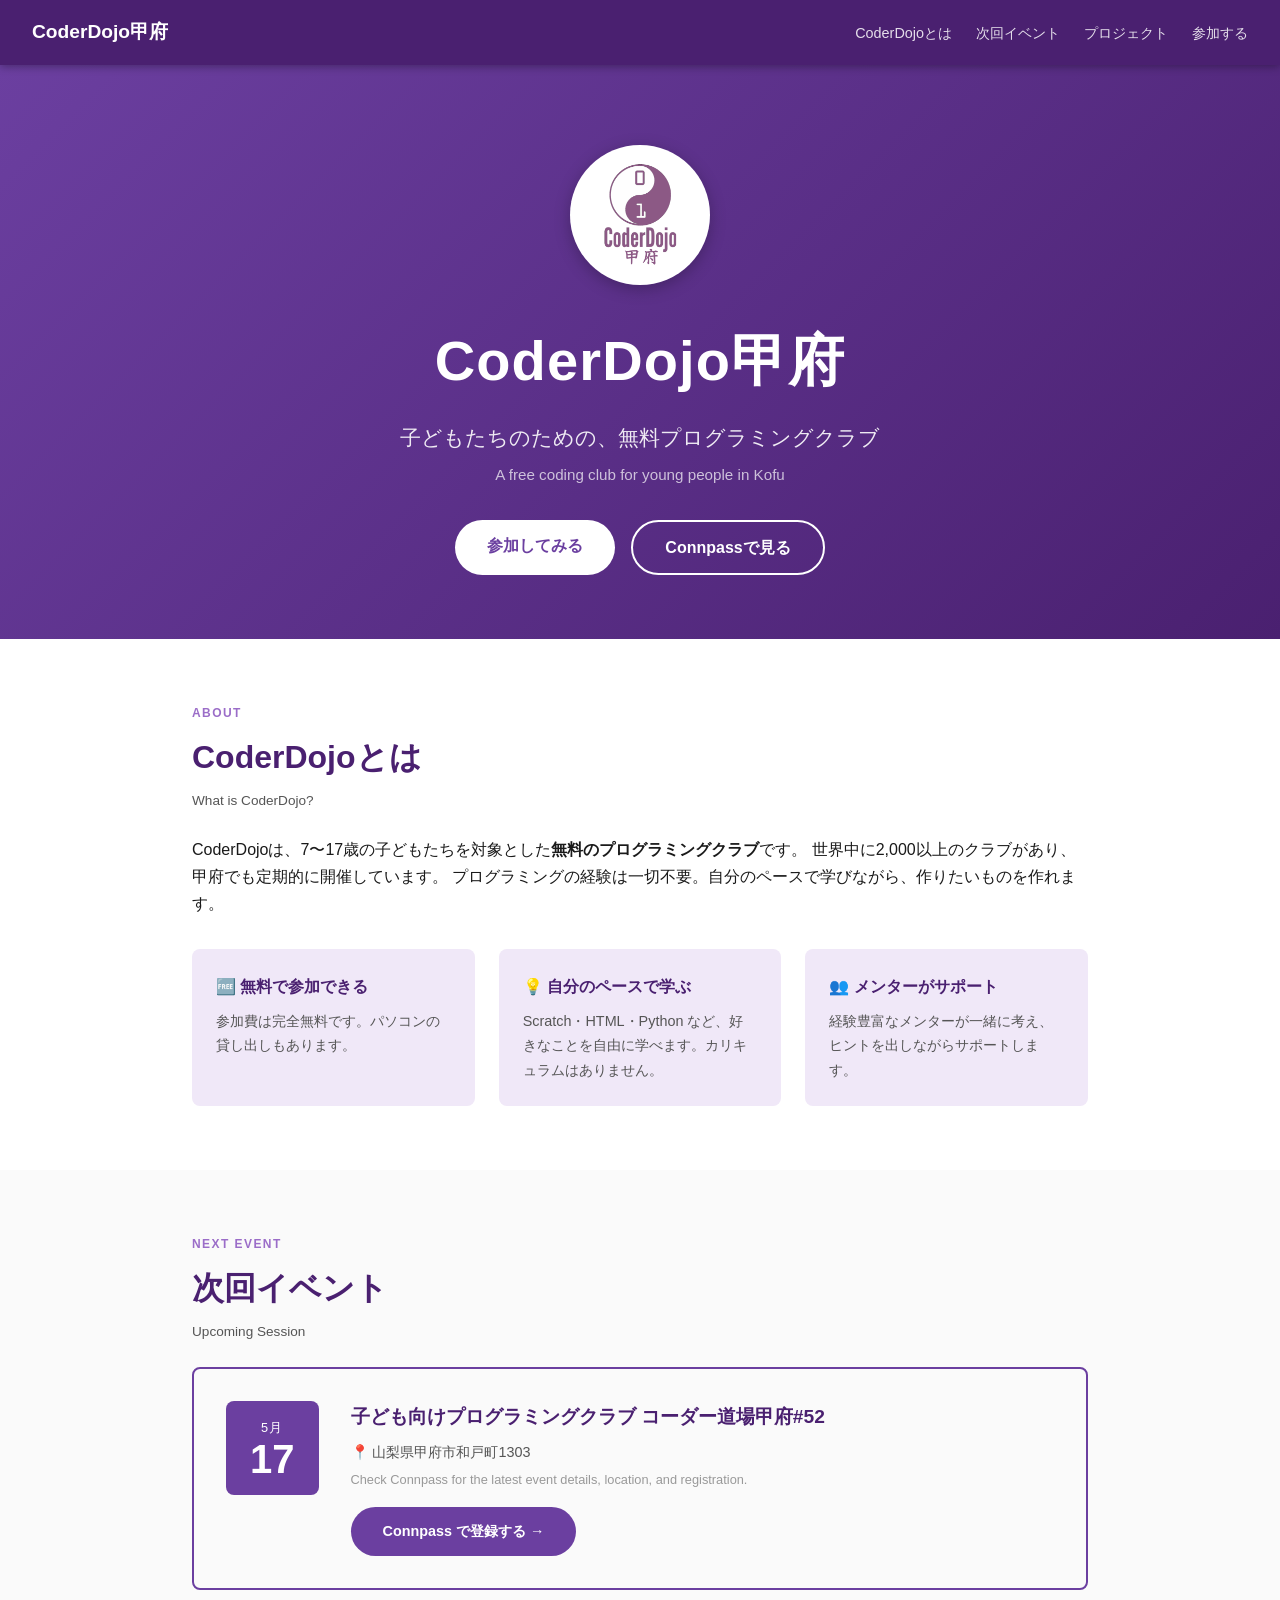
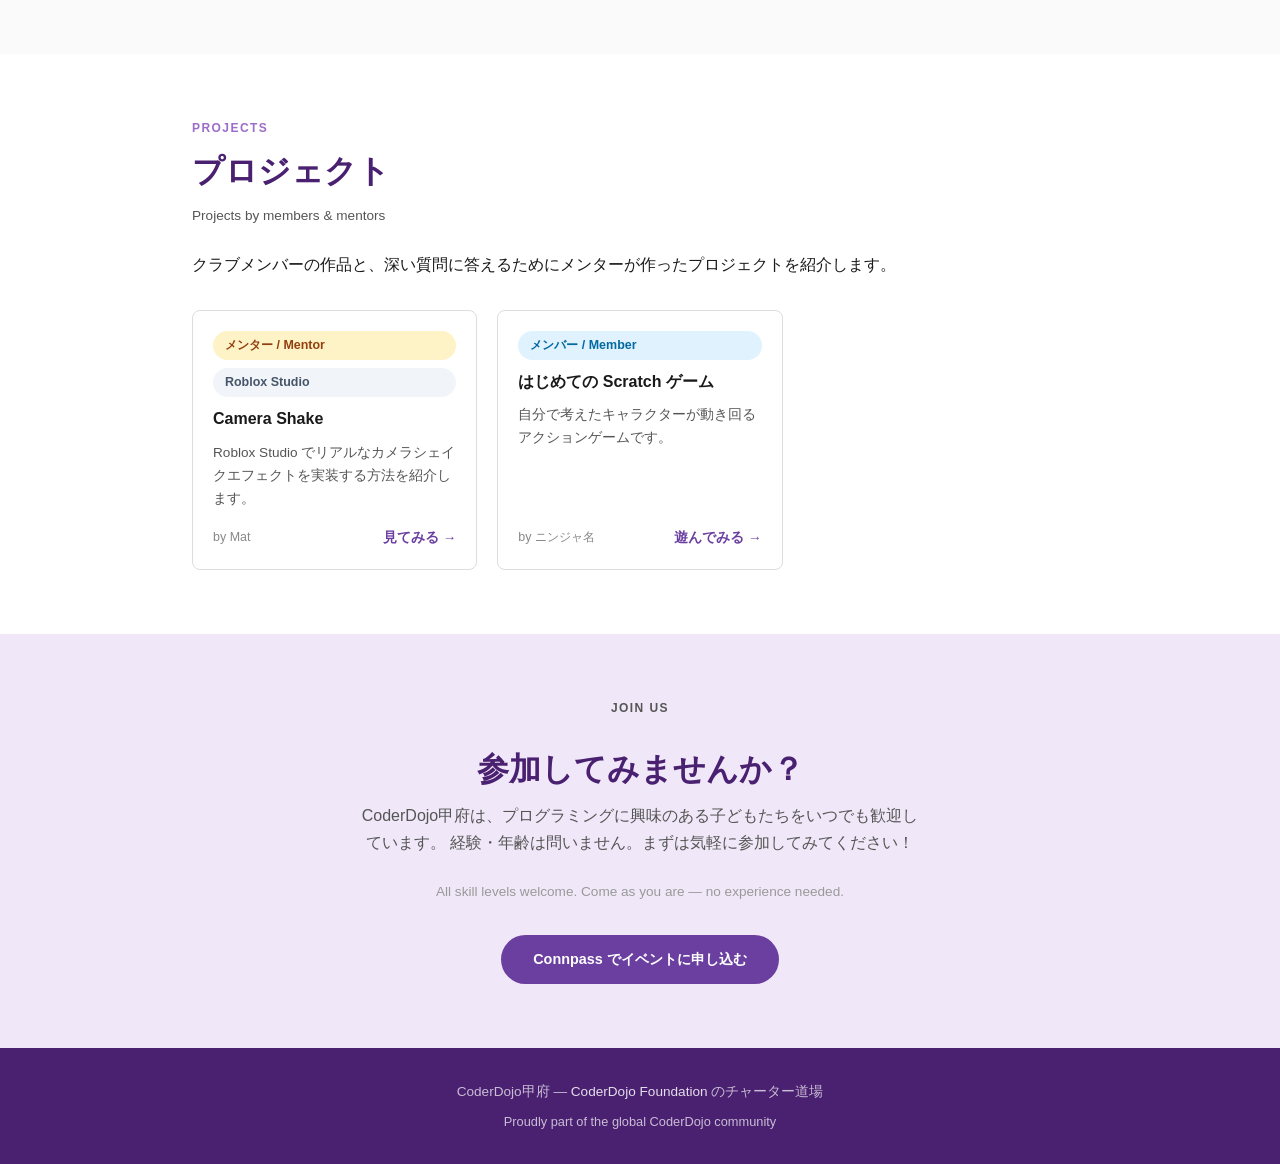
<file: index.html>
<!DOCTYPE html>
<html lang="ja">
<head>
  <meta charset="UTF-8">
  <meta name="viewport" content="width=device-width, initial-scale=1.0">
  <title>CoderDojo甲府</title>
  <link rel="icon" href="favicon.png" type="image/png">
  <link rel="apple-touch-icon" href="favicon.png">
  <link rel="stylesheet" href="style.css">
</head>
<body>

<nav>
  <a class="nav-brand" href="#">CoderDojo甲府</a>
  <ul class="nav-links">
    <li><a href="#about">CoderDojoとは</a></li>
    <li><a href="#event">次回イベント</a></li>
    <li><a href="#projects">プロジェクト</a></li>
    <li><a href="#join">参加する</a></li>
  </ul>
</nav>

<!-- HERO -->
<header class="hero">
  <img src="logo.png" alt="CoderDojo甲府 ロゴ" class="hero-logo">
  <h1>CoderDojo甲府</h1>
  <p class="tagline">子どもたちのための、無料プログラミングクラブ</p>
  <p class="tagline-en">A free coding club for young people in Kofu</p>
  <div class="hero-btns">
    <a href="#join" class="btn btn-white">参加してみる</a>
    <a href="https://coderdojokofu.connpass.com/" target="_blank" rel="noopener" class="btn btn-outline">Connpassで見る</a>
  </div>
</header>

<!-- ABOUT -->
<section id="about">
  <p class="section-label">About</p>
  <h2>CoderDojoとは</h2>
  <p class="h2-en">What is CoderDojo?</p>
  <p>
    CoderDojoは、7〜17歳の子どもたちを対象とした<strong>無料のプログラミングクラブ</strong>です。
    世界中に2,000以上のクラブがあり、甲府でも定期的に開催しています。
    プログラミングの経験は一切不要。自分のペースで学びながら、作りたいものを作れます。
  </p>
  <div class="about-grid">
    <div class="about-card">
      <h3>🆓 無料で参加できる</h3>
      <p>参加費は完全無料です。パソコンの貸し出しもあります。</p>
    </div>
    <div class="about-card">
      <h3>💡 自分のペースで学ぶ</h3>
      <p>Scratch・HTML・Python など、好きなことを自由に学べます。カリキュラムはありません。</p>
    </div>
    <div class="about-card">
      <h3>👥 メンターがサポート</h3>
      <p>経験豊富なメンターが一緒に考え、ヒントを出しながらサポートします。</p>
    </div>
  </div>
</section>

<!-- NEXT EVENT -->
<div class="full-bleed event-wrapper">
  <section id="event">
    <p class="section-label">Next Event</p>
    <h2>次回イベント</h2>
    <p class="h2-en">Upcoming Session</p>
    <div class="event-card">
      <div class="event-date">
        <!-- TODO: populated by GitHub Actions -->
        <div class="month">---</div>
        <div class="day">--</div>
      </div>
      <div class="event-info">
        <h3>次回の開催日は Connpass でご確認ください</h3>
        <p class="event-place">📍 会場・時間は各イベントページをご確認ください</p>
        <p class="en">Check Connpass for the latest event details, location, and registration.</p>
        <div class="event-actions">
          <a href="https://coderdojokofu.connpass.com/" target="_blank" rel="noopener" class="btn btn-purple">
            Connpass で登録する →
          </a>
        </div>
      </div>
    </div>
  </section>
</div>

<!-- PROJECTS -->
<section id="projects">
  <p class="section-label">Projects</p>
  <h2>プロジェクト</h2>
  <p class="h2-en">Projects by members &amp; mentors</p>
  <p class="projects-intro">
    クラブメンバーの作品と、深い質問に答えるためにメンターが作ったプロジェクトを紹介します。
  </p>

  <div class="project-grid">

    <div class="project-card">
      <span class="tag tag-mentor">メンター / Mentor</span>
      <span class="tag tag-tech">Roblox Studio</span>
      <h3>Camera Shake</h3>
      <p>Roblox Studio でリアルなカメラシェイクエフェクトを実装する方法を紹介します。</p>
      <div class="project-footer">
        <span class="author">by Mat</span>
        <a href="projects/camera-shake/" class="project-link">見てみる →</a>
      </div>
    </div>

    <!-- MEMBER PROJECT EXAMPLE -->
    <div class="project-card">
      <span class="tag tag-member">メンバー / Member</span>
      <h3>はじめての Scratch ゲーム</h3>
      <p>自分で考えたキャラクターが動き回るアクションゲームです。</p>
      <div class="project-footer">
        <span class="author">by ニンジャ名</span>
        <a href="#" class="project-link">遊んでみる →</a>
      </div>
    </div>

    <!-- ADD MORE PROJECT CARDS HERE -->

  </div>
</section>

<!-- JOIN -->
<div class="full-bleed join-wrapper">
  <section id="join">
    <p class="section-label">Join Us</p>
    <h2>参加してみませんか？</h2>
    <p>
      CoderDojo甲府は、プログラミングに興味のある子どもたちをいつでも歓迎しています。
      経験・年齢は問いません。まずは気軽に参加してみてください！
    </p>
    <span class="en">All skill levels welcome. Come as you are — no experience needed.</span>
    <div>
      <a href="https://coderdojokofu.connpass.com/" target="_blank" rel="noopener" class="btn btn-purple">
        Connpass でイベントに申し込む
      </a>
    </div>
  </section>
</div>

<!-- FOOTER -->
<footer>
  <p>CoderDojo甲府 &mdash; <a href="https://coderdojo.jp/" target="_blank" rel="noopener">CoderDojo Foundation</a> のチャーター道場</p>
  <p>Proudly part of the global CoderDojo community</p>
</footer>

<script>
  fetch('event.json')
    .then(r => r.json())
    .then(e => {
      document.querySelector('.event-date .month').textContent = e.month;
      document.querySelector('.event-date .day').textContent = e.day;
      document.querySelector('.event-info h3').textContent = e.title;
      if (e.place) {
        document.querySelector('.event-info .event-place').textContent = '📍 ' + e.place;
      }
      const link = document.querySelector('.event-actions a');
      link.href = e.url;
    })
    .catch(() => {});
</script>
</body>
</html>
</file>
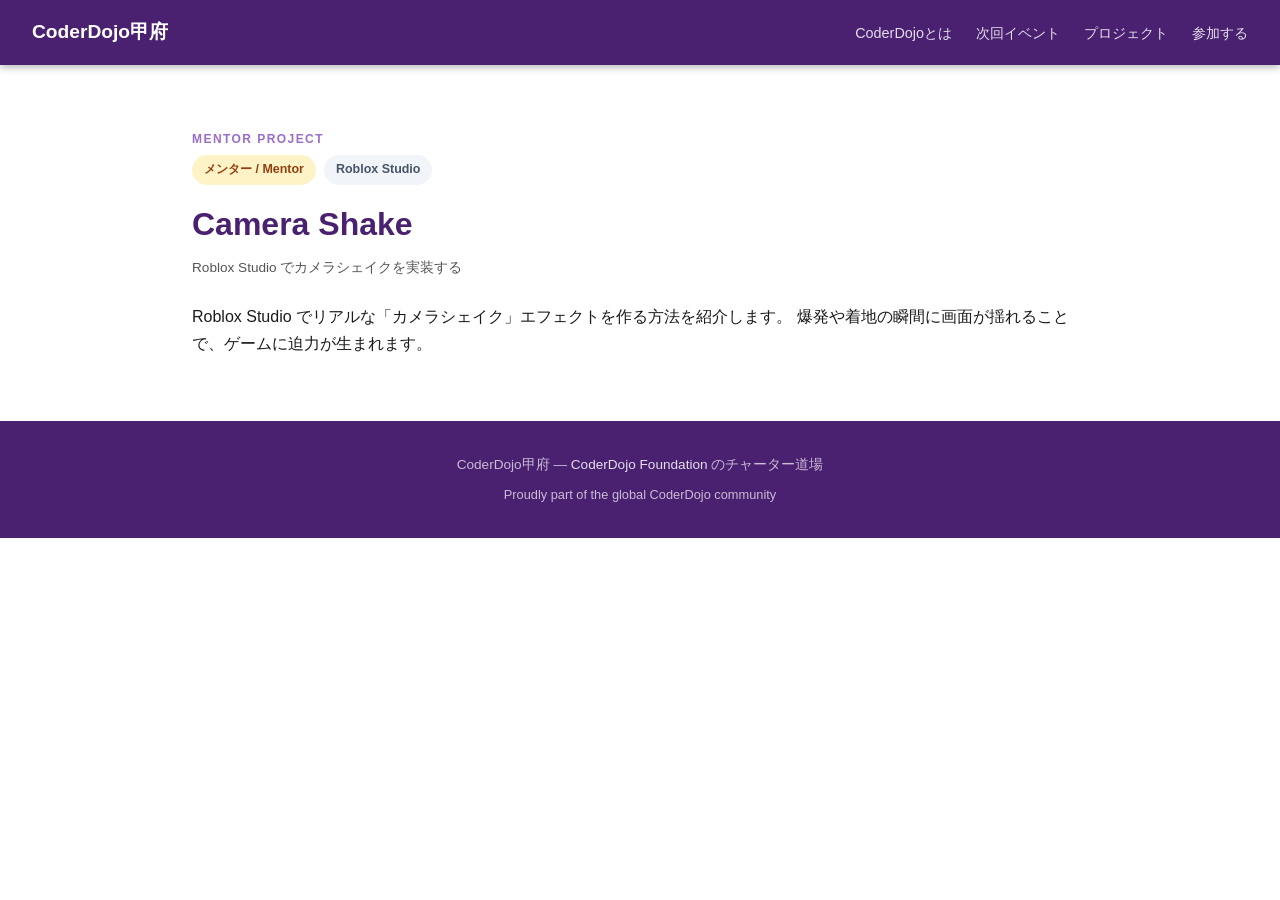
<file: projects/camera-shake/index.html>
<!DOCTYPE html>
<html lang="ja">
<head>
  <meta charset="UTF-8">
  <meta name="viewport" content="width=device-width, initial-scale=1.0">
  <title>Camera Shake — CoderDojo甲府</title>
  <link rel="icon" href="../../favicon.png" type="image/png">
  <link rel="apple-touch-icon" href="../../favicon.png">
  <link rel="stylesheet" href="../../style.css">
</head>
<body>

<nav>
  <a class="nav-brand" href="../../">CoderDojo甲府</a>
  <ul class="nav-links">
    <li><a href="../../#about">CoderDojoとは</a></li>
    <li><a href="../../#event">次回イベント</a></li>
    <li><a href="../../#projects">プロジェクト</a></li>
    <li><a href="../../#join">参加する</a></li>
  </ul>
</nav>

<section>
  <p class="section-label">Mentor Project</p>
  <div class="project-page-tags">
    <span class="tag tag-mentor">メンター / Mentor</span>
    <span class="tag tag-tech">Roblox Studio</span>
  </div>
  <h2>Camera Shake</h2>
  <p class="h2-en">Roblox Studio でカメラシェイクを実装する</p>

  <p>
    Roblox Studio でリアルな「カメラシェイク」エフェクトを作る方法を紹介します。
    爆発や着地の瞬間に画面が揺れることで、ゲームに迫力が生まれます。
  </p>

  <!-- TODO: embed or link to demo, add code samples -->

</section>

<footer>
  <p>CoderDojo甲府 &mdash; <a href="https://coderdojo.jp/" target="_blank" rel="noopener">CoderDojo Foundation</a> のチャーター道場</p>
  <p>Proudly part of the global CoderDojo community</p>
</footer>

</body>
</html>
</file>
<file: style.css>
:root {
  --purple: #6b3fa0;
  --purple-dark: #4a2070;
  --purple-light: #f0e8f8;
  --purple-mid: #9b6dc8;
  --text: #1a1a1a;
  --text-muted: #555;
  --white: #fff;
  --border: #ddd;
  --radius: 8px;
}

* { box-sizing: border-box; margin: 0; padding: 0; }

body {
  font-family: "Hiragino Kaku Gothic ProN", "Hiragino Sans", Meiryo, sans-serif;
  color: var(--text);
  line-height: 1.7;
}

a { color: var(--purple); text-decoration: none; }
a:hover { text-decoration: underline; }

/* NAV */
nav {
  background: var(--purple-dark);
  padding: 0 2rem;
  display: flex;
  align-items: center;
  justify-content: space-between;
  gap: 0 1rem;
  flex-wrap: wrap;
  position: sticky;
  top: 0;
  z-index: 100;
  box-shadow: 0 2px 8px rgba(0,0,0,0.3);
}

.nav-brand {
  color: var(--white);
  font-size: 1.2rem;
  font-weight: bold;
  padding: 1rem 0;
  text-decoration: none;
}

.nav-links {
  display: flex;
  gap: 1.5rem;
  list-style: none;
  flex-wrap: wrap;
  padding: 0.5rem 0;
}

.nav-links a {
  color: rgba(255,255,255,0.85);
  font-size: 0.9rem;
  transition: color 0.2s;
}
.nav-links a:hover { color: var(--white); text-decoration: none; }

/* HERO */
.hero {
  background: linear-gradient(135deg, var(--purple) 0%, var(--purple-dark) 100%);
  color: var(--white);
  text-align: center;
  padding: 5rem 2rem 4rem;
}

.hero h1 {
  font-size: clamp(2rem, 6vw, 3.5rem);
  letter-spacing: 0.02em;
  margin-bottom: 0.75rem;
}

.hero .tagline {
  font-size: clamp(1rem, 3vw, 1.3rem);
  opacity: 0.9;
  margin-bottom: 0.4rem;
}

.hero .tagline-en {
  font-size: 0.95rem;
  opacity: 0.7;
  margin-bottom: 2rem;
}

.btn {
  display: inline-block;
  padding: 0.75rem 2rem;
  border-radius: 50px;
  font-weight: bold;
  font-size: 1rem;
  transition: opacity 0.2s, transform 0.1s;
  cursor: pointer;
}
.btn:hover { opacity: 0.9; transform: translateY(-1px); text-decoration: none; }

.btn-white {
  background: var(--white);
  color: var(--purple);
}

.btn-outline {
  border: 2px solid var(--white);
  color: var(--white);
  background: transparent;
}

.btn-purple {
  background: var(--purple);
  color: var(--white);
  font-size: 0.9rem;
}

.hero-logo {
  width: 140px;
  height: 140px;
  border-radius: 50%;
  margin-bottom: 1.25rem;
  box-shadow: 0 4px 16px rgba(0,0,0,0.25);
}

.hero-btns { display: flex; gap: 1rem; justify-content: center; flex-wrap: wrap; }

/* SECTIONS */
section { padding: 4rem 2rem; max-width: 960px; margin: 0 auto; }

.section-label {
  font-size: 0.75rem;
  letter-spacing: 0.12em;
  text-transform: uppercase;
  color: var(--purple-mid);
  font-weight: bold;
  margin-bottom: 0.4rem;
}

h2 {
  font-size: clamp(1.4rem, 4vw, 2rem);
  margin-bottom: 0.3rem;
  color: var(--purple-dark);
}

.h2-en {
  font-size: 0.85rem;
  color: var(--text-muted);
  margin-bottom: 1.5rem;
}

/* ABOUT */
.about-grid {
  display: grid;
  grid-template-columns: repeat(auto-fit, minmax(250px, 1fr));
  gap: 1.5rem;
  margin-top: 2rem;
}

.about-card {
  background: var(--purple-light);
  border-radius: var(--radius);
  padding: 1.5rem;
}

.about-card h3 { color: var(--purple-dark); margin-bottom: 0.5rem; font-size: 1rem; }
.about-card p { font-size: 0.9rem; color: var(--text-muted); }

/* NEXT EVENT */
.event-wrapper { background: #fafafa; }
.event-wrapper > * { max-width: 960px; margin: 0 auto; }

.event-card {
  border: 2px solid var(--purple);
  border-radius: var(--radius);
  padding: 2rem;
  display: flex;
  gap: 2rem;
  align-items: flex-start;
  flex-wrap: wrap;
}

.event-date {
  text-align: center;
  background: var(--purple);
  color: var(--white);
  border-radius: var(--radius);
  padding: 1rem 1.5rem;
  min-width: 80px;
  flex-shrink: 0;
}

.event-date .month { font-size: 0.8rem; text-transform: uppercase; letter-spacing: 0.1em; }
.event-date .day { font-size: 2.5rem; font-weight: bold; line-height: 1; }

.event-info h3 { font-size: 1.2rem; margin-bottom: 0.4rem; color: var(--purple-dark); }
.event-info p { color: var(--text-muted); font-size: 0.9rem; margin-bottom: 0.3rem; }
.event-info .en { font-size: 0.8rem; color: #999; }

.event-info .event-actions { margin-top: 1rem; }

/* PROJECTS */
.projects-intro { margin-bottom: 2rem; }

.project-tabs {
  display: flex;
  gap: 0.5rem;
  margin-bottom: 1.5rem;
  flex-wrap: wrap;
}

.tag {
  display: inline-block;
  padding: 0.25rem 0.75rem;
  border-radius: 50px;
  font-size: 0.78rem;
  font-weight: bold;
}

.tag-member { background: #e0f2fe; color: #0369a1; }
.tag-mentor { background: #fef3c7; color: #92400e; }
.tag-tech { background: #f1f5f9; color: #475569; }

.project-page-tags { display: flex; gap: 0.5rem; flex-wrap: wrap; margin-bottom: 0.75rem; }

.project-grid {
  display: grid;
  grid-template-columns: repeat(auto-fill, minmax(260px, 1fr));
  gap: 1.25rem;
}

.project-card {
  border: 1px solid var(--border);
  border-radius: var(--radius);
  padding: 1.25rem;
  display: flex;
  flex-direction: column;
  gap: 0.5rem;
  transition: box-shadow 0.2s;
}

.project-card:hover { box-shadow: 0 4px 16px rgba(107,63,160,0.12); }

.project-card h3 { font-size: 1rem; color: var(--text); }
.project-card p { font-size: 0.85rem; color: var(--text-muted); flex: 1; }
.project-card .project-footer { display: flex; justify-content: space-between; align-items: center; margin-top: 0.5rem; }
.project-card .author { font-size: 0.78rem; color: #888; }
.project-card a.project-link { font-size: 0.85rem; color: var(--purple); font-weight: bold; }

/* JOIN */
.join-wrapper { background: var(--purple-light); }
.join-wrapper section { text-align: center; }

.join-wrapper p { color: var(--text-muted); max-width: 560px; margin: 0 auto 1.5rem; }
.join-wrapper .en { font-size: 0.85rem; color: #999; margin-bottom: 2rem; display: block; }

/* FOOTER */
footer {
  background: var(--purple-dark);
  color: rgba(255,255,255,0.7);
  text-align: center;
  padding: 2rem;
  font-size: 0.85rem;
}

footer a { color: rgba(255,255,255,0.85); }
footer p + p { margin-top: 0.5rem; font-size: 0.8rem; }

/* DIVIDER */
.full-bleed { width: 100vw; margin-left: calc(-50vw + 50%); }
</file>
